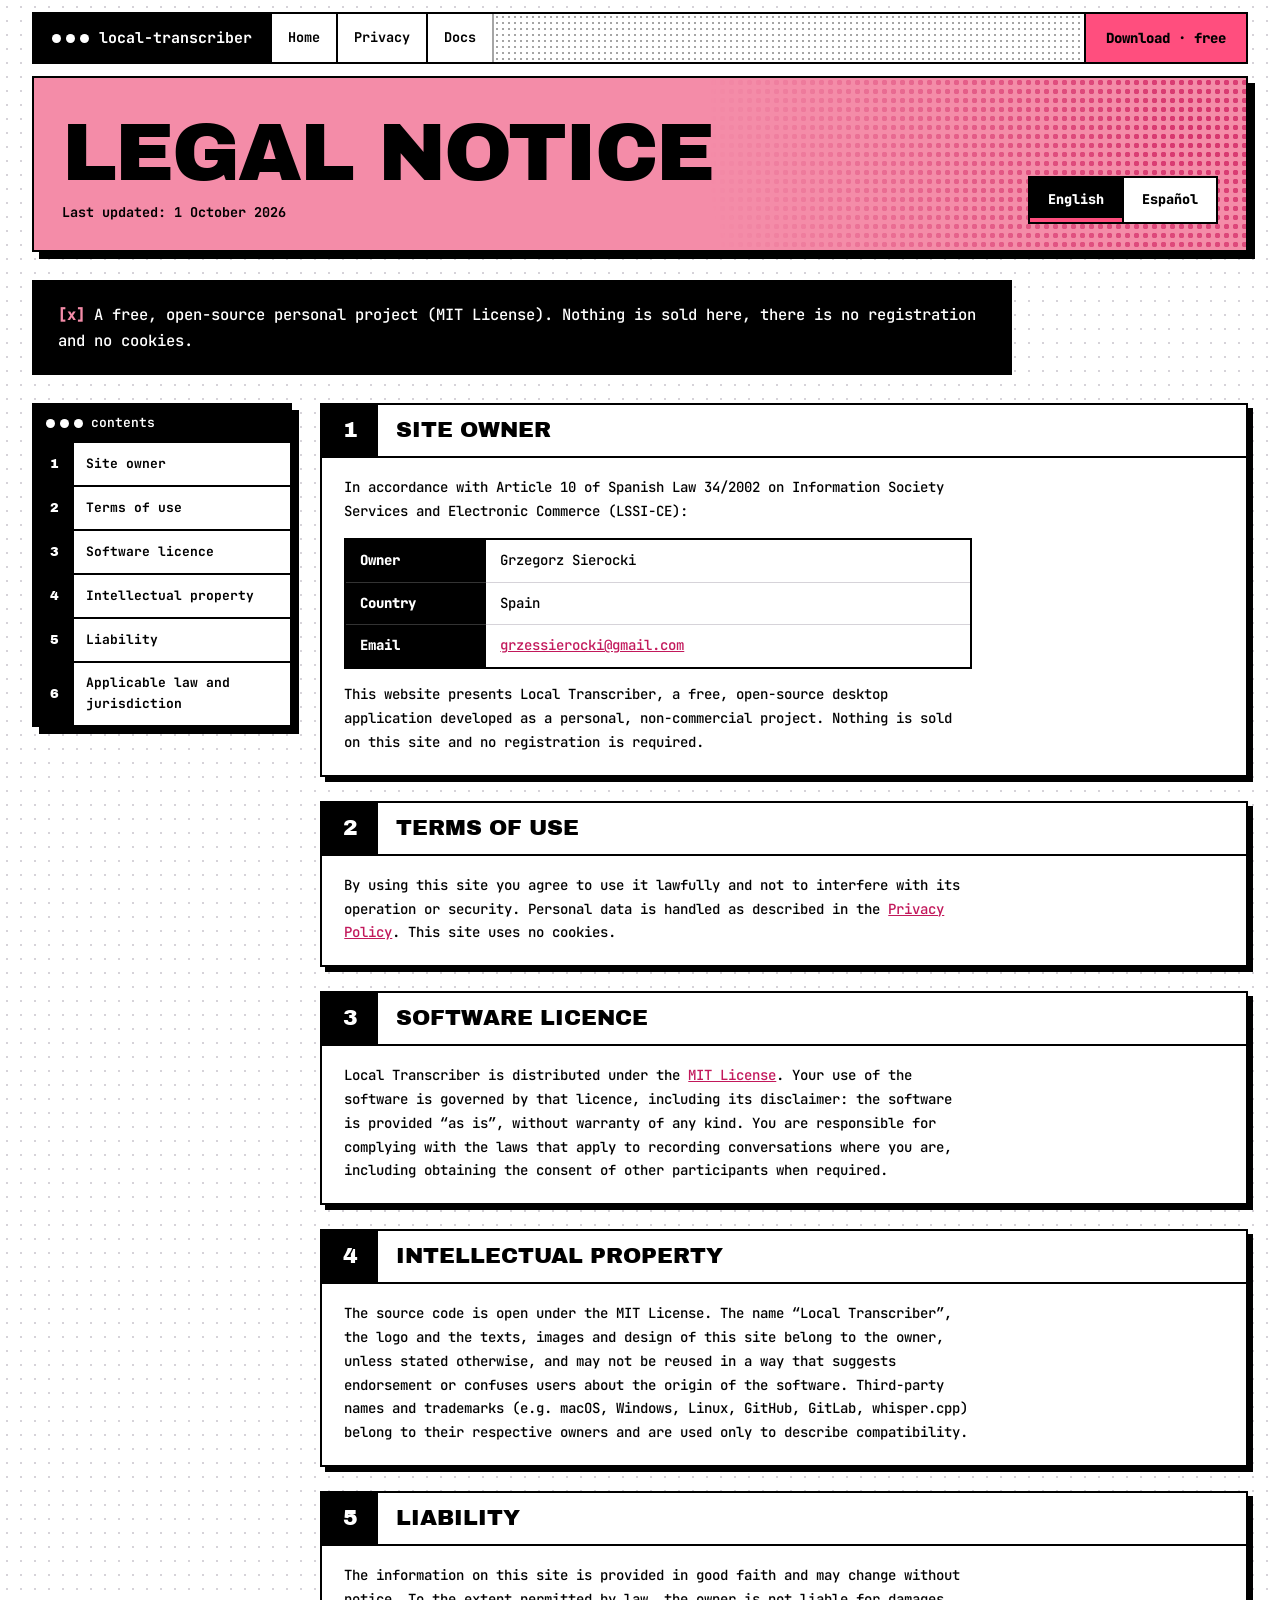
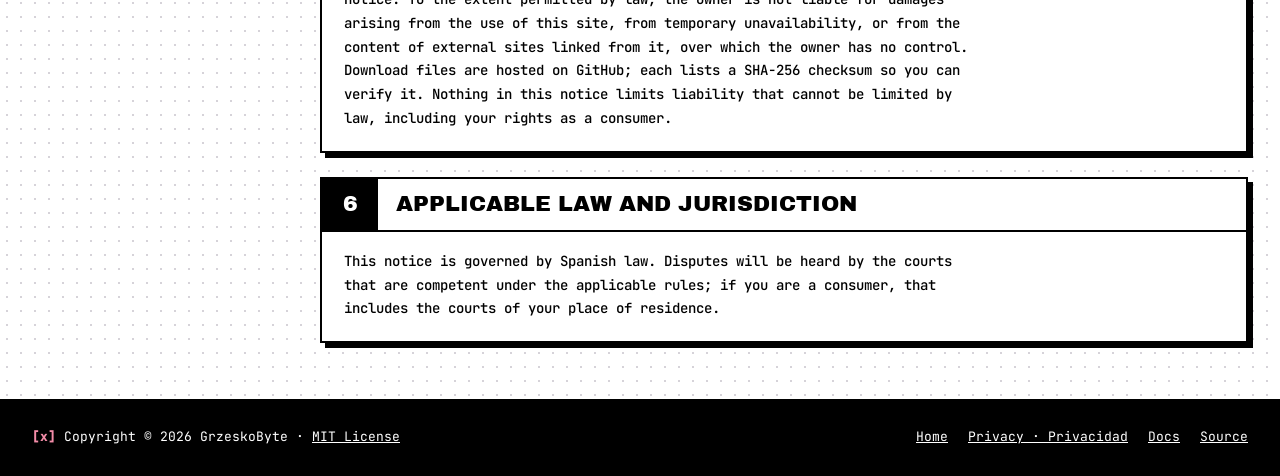
<file: legal.html>
<!doctype html>
<html lang="en">
<head>
  <meta charset="utf-8">
  <meta name="viewport" content="width=device-width, initial-scale=1">
  <title>Legal Notice — Local Transcriber</title>
  <meta name="description" content="Legal notice (Aviso legal) for the Local Transcriber website: who runs it, licensing and liability.">
  <meta name="theme-color" content="#000000">
  <link rel="icon" href="assets/logo.svg?v=3" type="image/svg+xml">
  <link rel="canonical" href="https://transcript.sierock.com/legal">
  <link rel="stylesheet" href="styles.css">
  <link rel="stylesheet" href="legal.css">
</head>
<body>
<a class="skip" href="#main">Skip to content</a>
<header class="nav">
  <nav class="navwin" aria-label="Main">
    <a class="brand" href="/"><span class="dots" aria-hidden="true"><i></i><i></i><i></i></span>local-transcriber</a>
    <a class="nl" href="/">Home</a>
    <a class="nl" href="/privacy">Privacy</a>
    <a class="nl" href="https://github.com/GrzeskoByte/local-transcript-landing/wiki" target="_blank" rel="noopener">Docs</a>
    <span class="topbar-fill" aria-hidden="true"></span>
    <a class="ncta" href="/#download">Download · free</a>
  </nav>
</header>

<main id="main" class="wrap legal">
<!-- ======================= ENGLISH ======================= -->
<article id="en" lang="en">
  <section class="head" aria-label="Page title">
    <div class="ht" aria-hidden="true"></div>
    <div>
      <h1>Legal Notice</h1>
      <p class="updated">Last updated: 1 October 2026</p>
    </div>
    <div class="lang" role="group" aria-label="Language"><button data-lang="en" lang="en" aria-pressed="true">English</button><button data-lang="es" lang="es" aria-pressed="false">Español</button></div>
  </section>
  <section class="short" aria-label="Summary"><p><span class="mark">[x] </span>A free, open-source personal project (MIT License). Nothing is sold here, there is no registration and no cookies.</p></section>
  <div class="cols">
    <nav class="win toc sh-lg" aria-label="Sections">
      <div class="bar"><span class="dots" aria-hidden="true"><i></i><i></i><i></i></span><span class="t">contents</span></div>
      <a href="#en-1"><b class="tn">1</b><span class="tt">Site owner</span></a>
      <a href="#en-2"><b class="tn">2</b><span class="tt">Terms of use</span></a>
      <a href="#en-3"><b class="tn">3</b><span class="tt">Software licence</span></a>
      <a href="#en-4"><b class="tn">4</b><span class="tt">Intellectual property</span></a>
      <a href="#en-5"><b class="tn">5</b><span class="tt">Liability</span></a>
      <a href="#en-6"><b class="tn">6</b><span class="tt">Applicable law and jurisdiction</span></a>
    </nav>
    <div class="sects">
      <section class="sect" id="en-1"><h2><span>1</span><span>Site owner</span></h2><div class="bd">
        <p>In accordance with Article 10 of Spanish Law 34/2002 on Information Society Services and Electronic Commerce (LSSI-CE):</p>
        <div class="kv"><span>Owner</span><span>Grzegorz Sierocki</span><span>Country</span><span>Spain</span><span>Email</span><span><a href="mailto:grzessierocki@gmail.com">grzessierocki@gmail.com</a></span></div>
        <p>This website presents Local Transcriber, a free, open-source desktop application developed as a personal, non-commercial project. Nothing is sold on this site and no registration is required.</p>
      </div></section>
      <section class="sect" id="en-2"><h2><span>2</span><span>Terms of use</span></h2><div class="bd">
        <p>By using this site you agree to use it lawfully and not to interfere with its operation or security. Personal data is handled as described in the <a href="/privacy">Privacy Policy</a>. This site uses no cookies.</p>
      </div></section>
      <section class="sect" id="en-3"><h2><span>3</span><span>Software licence</span></h2><div class="bd">
        <p>Local Transcriber is distributed under the <a href="https://github.com/GrzeskoByte/local-transcript/blob/main/LICENSE" target="_blank" rel="noopener">MIT License</a>. Your use of the software is governed by that licence, including its disclaimer: the software is provided “as is”, without warranty of any kind. You are responsible for complying with the laws that apply to recording conversations where you are, including obtaining the consent of other participants when required.</p>
      </div></section>
      <section class="sect" id="en-4"><h2><span>4</span><span>Intellectual property</span></h2><div class="bd">
        <p>The source code is open under the MIT License. The name “Local Transcriber”, the logo and the texts, images and design of this site belong to the owner, unless stated otherwise, and may not be reused in a way that suggests endorsement or confuses users about the origin of the software. Third-party names and trademarks (e.g. macOS, Windows, Linux, GitHub, GitLab, whisper.cpp) belong to their respective owners and are used only to describe compatibility.</p>
      </div></section>
      <section class="sect" id="en-5"><h2><span>5</span><span>Liability</span></h2><div class="bd">
        <p>The information on this site is provided in good faith and may change without notice. To the extent permitted by law, the owner is not liable for damages arising from the use of this site, from temporary unavailability, or from the content of external sites linked from it, over which the owner has no control. Download files are hosted on GitHub; each lists a SHA-256 checksum so you can verify it. Nothing in this notice limits liability that cannot be limited by law, including your rights as a consumer.</p>
      </div></section>
      <section class="sect" id="en-6"><h2><span>6</span><span>Applicable law and jurisdiction</span></h2><div class="bd">
        <p>This notice is governed by Spanish law. Disputes will be heard by the courts that are competent under the applicable rules; if you are a consumer, that includes the courts of your place of residence.</p>
      </div></section>
    </div>
  </div>
</article>

<!-- ======================= ESPAÑOL ======================= -->
<article id="es" lang="es" hidden>
  <section class="head" aria-label="Título">
    <div class="ht" aria-hidden="true"></div>
    <div>
      <h1>Aviso legal</h1>
      <p class="updated">Última actualización: 1 de octubre de 2026</p>
    </div>
    <div class="lang" role="group" aria-label="Idioma"><button data-lang="en" lang="en" aria-pressed="false">English</button><button data-lang="es" lang="es" aria-pressed="true">Español</button></div>
  </section>
  <section class="short" aria-label="Resumen"><p><span class="mark">[x] </span>Proyecto personal, gratuito y de código abierto (licencia MIT). Aquí no se vende nada, no hay registro y no hay cookies.</p></section>
  <div class="cols">
    <nav class="win toc sh-lg" aria-label="Apartados">
      <div class="bar"><span class="dots" aria-hidden="true"><i></i><i></i><i></i></span><span class="t">contenido</span></div>
      <a href="#es-1"><b class="tn">1</b><span class="tt">Titular del sitio web</span></a>
      <a href="#es-2"><b class="tn">2</b><span class="tt">Condiciones de uso</span></a>
      <a href="#es-3"><b class="tn">3</b><span class="tt">Licencia del software</span></a>
      <a href="#es-4"><b class="tn">4</b><span class="tt">Propiedad intelectual e industrial</span></a>
      <a href="#es-5"><b class="tn">5</b><span class="tt">Responsabilidad</span></a>
      <a href="#es-6"><b class="tn">6</b><span class="tt">Legislación aplicable y jurisdicción</span></a>
    </nav>
    <div class="sects">
      <section class="sect" id="es-1"><h2><span>1</span><span>Titular del sitio web</span></h2><div class="bd">
        <p>En cumplimiento del artículo 10 de la Ley 34/2002, de 11 de julio, de Servicios de la Sociedad de la Información y de Comercio Electrónico (LSSI-CE):</p>
        <div class="kv"><span>Titular</span><span>Grzegorz Sierocki</span><span>País</span><span>España</span><span>Correo electrónico</span><span><a href="mailto:grzessierocki@gmail.com">grzessierocki@gmail.com</a></span></div>
        <p>Este sitio presenta Local Transcriber, una aplicación de escritorio gratuita y de código abierto desarrollada como proyecto personal sin ánimo de lucro. En este sitio no se vende nada y no es necesario registrarse.</p>
      </div></section>
      <section class="sect" id="es-2"><h2><span>2</span><span>Condiciones de uso</span></h2><div class="bd">
        <p>Al usar este sitio te comprometes a hacerlo de forma lícita y a no interferir en su funcionamiento ni en su seguridad. Los datos personales se tratan según la <a href="/privacy#es">Política de privacidad</a>. Este sitio no utiliza cookies.</p>
      </div></section>
      <section class="sect" id="es-3"><h2><span>3</span><span>Licencia del software</span></h2><div class="bd">
        <p>Local Transcriber se distribuye bajo la <a href="https://github.com/GrzeskoByte/local-transcript/blob/main/LICENSE" target="_blank" rel="noopener">licencia MIT</a>. El uso del software se rige por dicha licencia, incluida su exención de responsabilidad: el software se proporciona «tal cual», sin garantía de ningún tipo. Eres responsable de cumplir la normativa aplicable a la grabación de conversaciones en tu lugar de residencia, incluido obtener el consentimiento de los demás participantes cuando sea necesario.</p>
      </div></section>
      <section class="sect" id="es-4"><h2><span>4</span><span>Propiedad intelectual e industrial</span></h2><div class="bd">
        <p>El código fuente es abierto bajo la licencia MIT. El nombre «Local Transcriber», el logotipo y los textos, imágenes y diseño de este sitio pertenecen al titular, salvo indicación en contrario, y no pueden reutilizarse de forma que sugiera respaldo o confunda sobre el origen del software. Los nombres y marcas de terceros (p. ej., macOS, Windows, Linux, GitHub, GitLab, whisper.cpp) pertenecen a sus respectivos titulares y se citan solo para indicar compatibilidad.</p>
      </div></section>
      <section class="sect" id="es-5"><h2><span>5</span><span>Responsabilidad</span></h2><div class="bd">
        <p>La información de este sitio se ofrece de buena fe y puede cambiar sin previo aviso. En la medida en que lo permita la ley, el titular no responde de los daños derivados del uso de este sitio, de su falta temporal de disponibilidad ni del contenido de sitios externos enlazados, sobre los que no tiene control. Los archivos de descarga están alojados en GitHub; cada uno indica su suma SHA-256 para que puedas verificarlo. Nada de lo dispuesto en este aviso limita la responsabilidad que la ley no permite limitar, incluidos tus derechos como consumidor.</p>
      </div></section>
      <section class="sect" id="es-6"><h2><span>6</span><span>Legislación aplicable y jurisdicción</span></h2><div class="bd">
        <p>Este aviso se rige por la legislación española. Las controversias se someterán a los juzgados y tribunales competentes según la normativa aplicable; si eres consumidor, incluidos los de tu lugar de residencia.</p>
      </div></section>
    </div>
  </div>
</article>
</main>

<footer class="foot">
  <div class="wrap">
    <span><span class="mark">[x]</span> Copyright © 2026 GrzeskoByte · <a href="https://github.com/GrzeskoByte/local-transcript/blob/main/LICENSE" target="_blank" rel="noopener">MIT License</a></span>
    <span class="links"><a href="/">Home</a><a href="/privacy">Privacy · Privacidad</a><a href="https://github.com/GrzeskoByte/local-transcript-landing/wiki" target="_blank" rel="noopener">Docs</a><a href="https://github.com/GrzeskoByte/local-transcript" target="_blank" rel="noopener">Source</a></span>
  </div>
</footer>
<script src="site.js" defer></script>
</body>
</html>
</file>
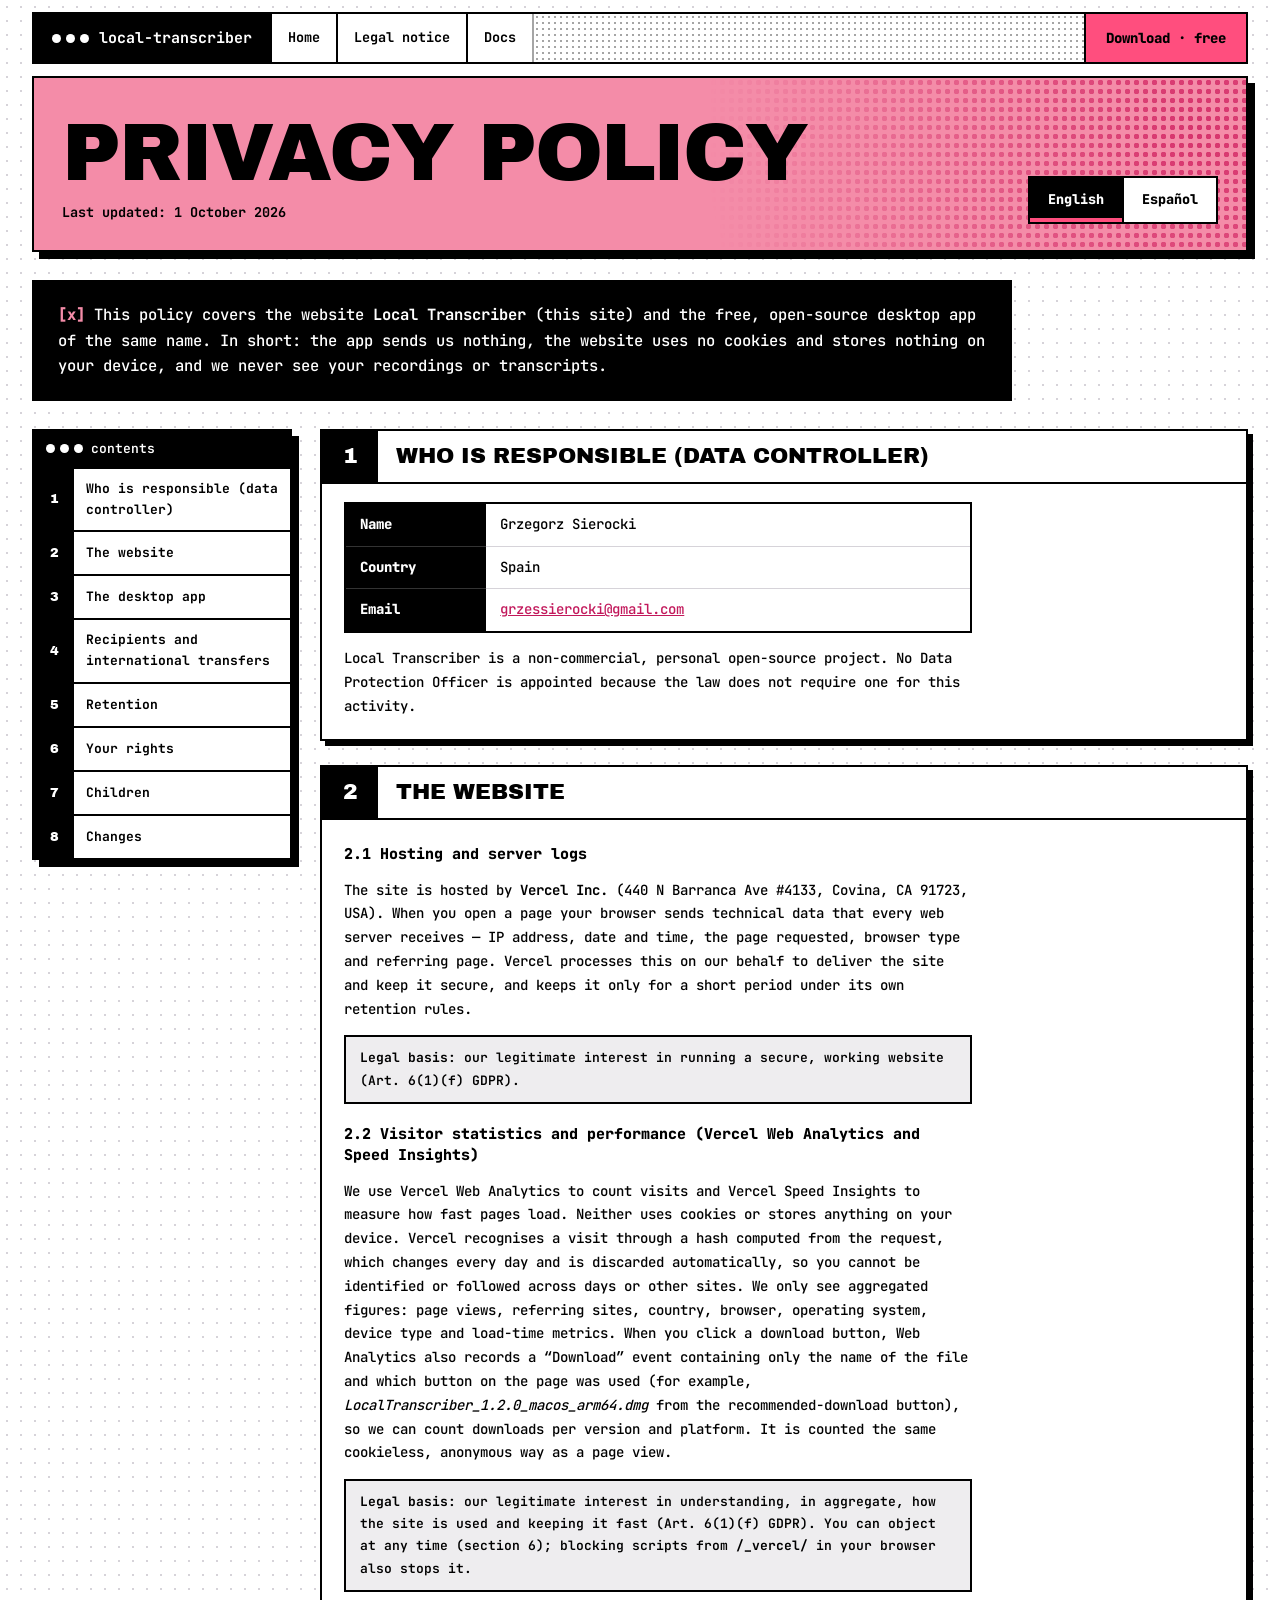
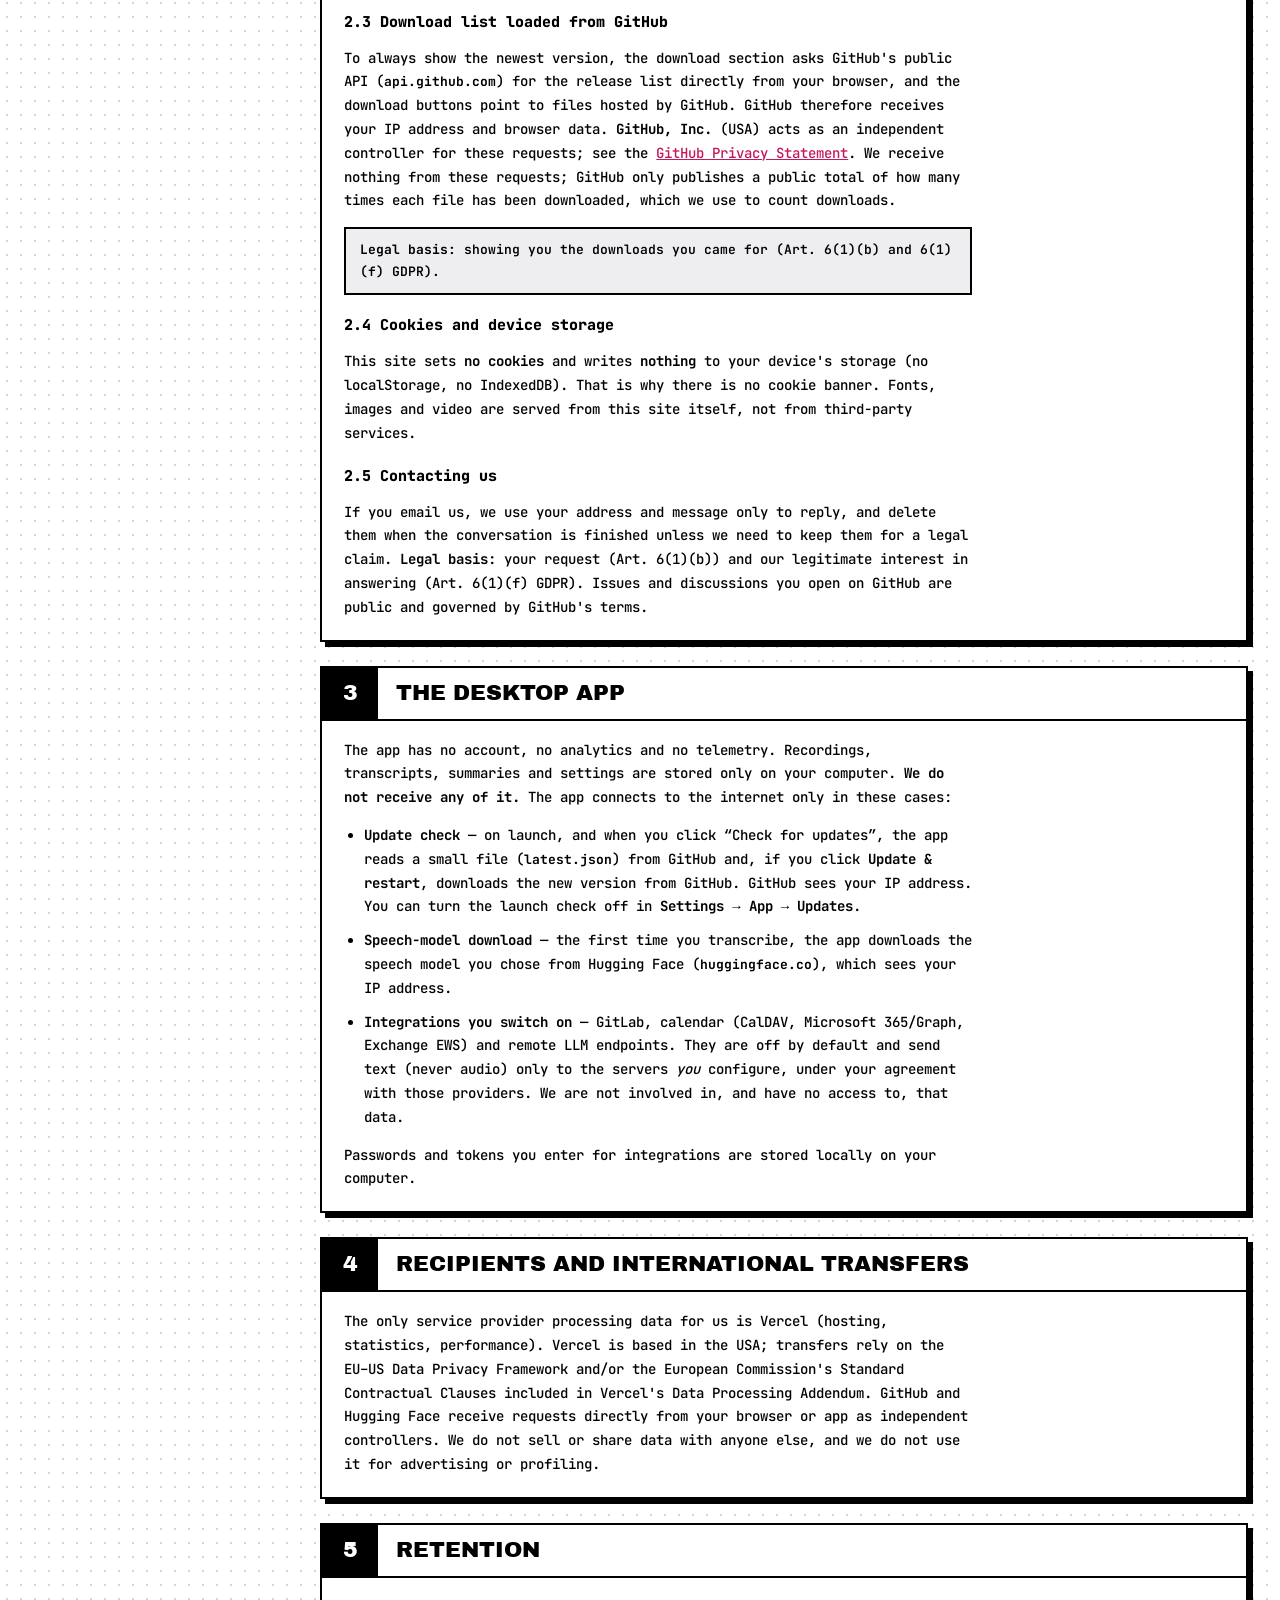
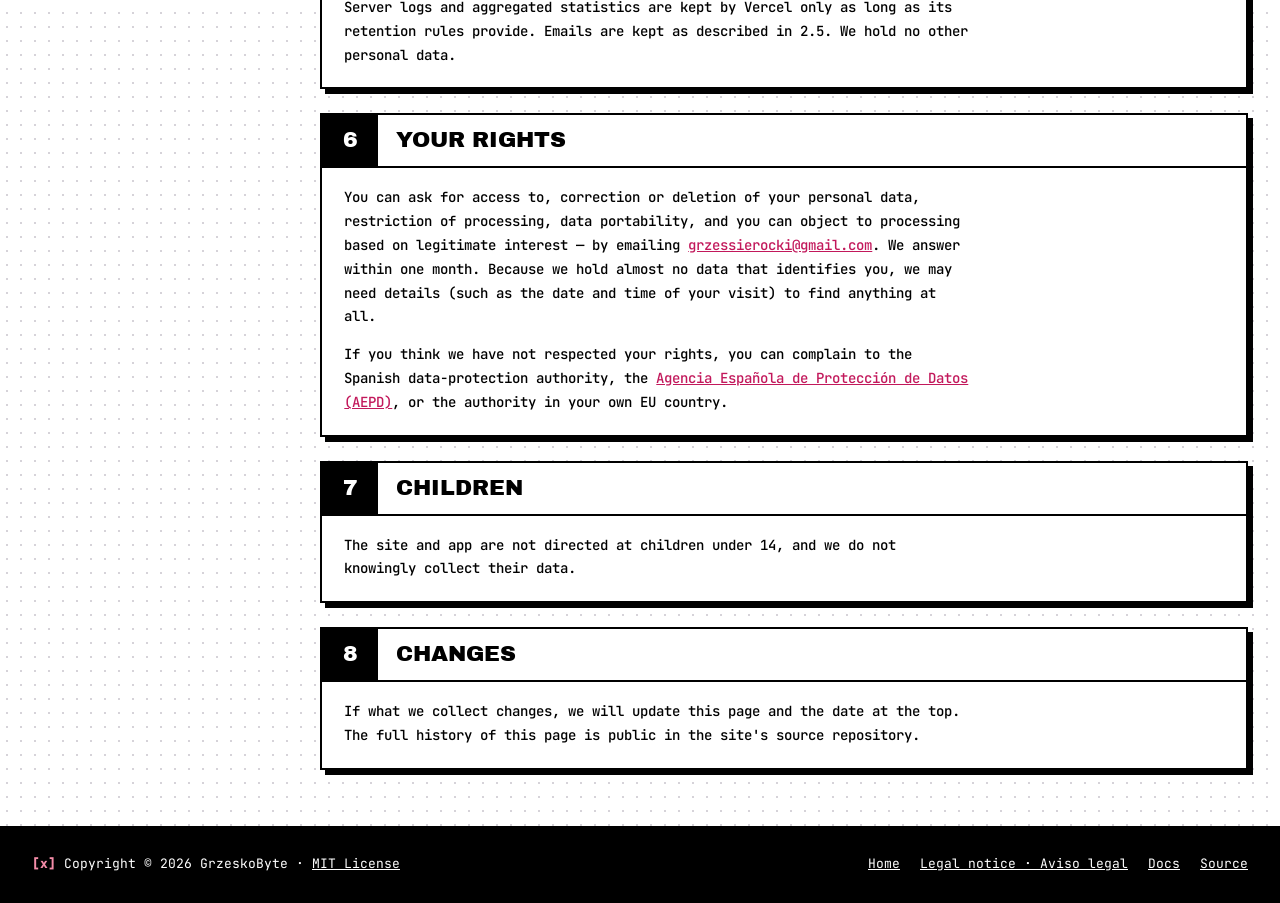
<file: privacy.html>
<!doctype html>
<html lang="en">
<head>
  <meta charset="utf-8">
  <meta name="viewport" content="width=device-width, initial-scale=1">
  <title>Privacy Policy — Local Transcriber</title>
  <meta name="description" content="What the Local Transcriber website and app collect (almost nothing), who processes it, and your rights. Política de privacidad en español incluida.">
  <meta name="theme-color" content="#000000">
  <link rel="icon" href="assets/logo.svg?v=3" type="image/svg+xml">
  <link rel="canonical" href="https://transcript.sierock.com/privacy">
  <link rel="stylesheet" href="styles.css">
  <link rel="stylesheet" href="legal.css">
</head>
<body>
<a class="skip" href="#main">Skip to content</a>
<header class="nav">
  <nav class="navwin" aria-label="Main">
    <a class="brand" href="/"><span class="dots" aria-hidden="true"><i></i><i></i><i></i></span>local-transcriber</a>
    <a class="nl" href="/">Home</a>
    <a class="nl" href="/legal">Legal notice</a>
    <a class="nl" href="https://github.com/GrzeskoByte/local-transcript-landing/wiki" target="_blank" rel="noopener">Docs</a>
    <span class="topbar-fill" aria-hidden="true"></span>
    <a class="ncta" href="/#download">Download · free</a>
  </nav>
</header>

<main id="main" class="wrap legal">
<!-- ======================= ENGLISH ======================= -->
<article id="en" lang="en">
  <section class="head" aria-label="Page title">
    <div class="ht" aria-hidden="true"></div>
    <div>
      <h1>Privacy Policy</h1>
      <p class="updated">Last updated: 1 October 2026</p>
    </div>
    <div class="lang" role="group" aria-label="Language"><button data-lang="en" lang="en" aria-pressed="true">English</button><button data-lang="es" lang="es" aria-pressed="false">Español</button></div>
  </section>
  <section class="short" aria-label="Summary"><p><span class="mark">[x] </span>This policy covers the website <b>Local Transcriber</b> (this site) and the free, open-source desktop app of the same name. In short: the app sends us nothing, the website uses no cookies and stores nothing on your device, and we never see your recordings or transcripts.</p></section>
  <div class="cols">
    <nav class="win toc sh-lg" aria-label="Sections">
      <div class="bar"><span class="dots" aria-hidden="true"><i></i><i></i><i></i></span><span class="t">contents</span></div>
      <a href="#en-1"><b class="tn">1</b><span class="tt">Who is responsible (data controller)</span></a>
      <a href="#en-2"><b class="tn">2</b><span class="tt">The website</span></a>
      <a href="#en-3"><b class="tn">3</b><span class="tt">The desktop app</span></a>
      <a href="#en-4"><b class="tn">4</b><span class="tt">Recipients and international transfers</span></a>
      <a href="#en-5"><b class="tn">5</b><span class="tt">Retention</span></a>
      <a href="#en-6"><b class="tn">6</b><span class="tt">Your rights</span></a>
      <a href="#en-7"><b class="tn">7</b><span class="tt">Children</span></a>
      <a href="#en-8"><b class="tn">8</b><span class="tt">Changes</span></a>
    </nav>
    <div class="sects">
      <section class="sect" id="en-1"><h2><span>1</span><span>Who is responsible (data controller)</span></h2><div class="bd">
        <div class="kv"><span>Name</span><span>Grzegorz Sierocki</span><span>Country</span><span>Spain</span><span>Email</span><span><a href="mailto:grzessierocki@gmail.com">grzessierocki@gmail.com</a></span></div>
        <p>Local Transcriber is a non-commercial, personal open-source project. No Data Protection Officer is appointed because the law does not require one for this activity.</p>
      </div></section>
      <section class="sect" id="en-2"><h2><span>2</span><span>The website</span></h2><div class="bd">
        <h3>2.1 Hosting and server logs</h3>
        <p>The site is hosted by <b>Vercel Inc.</b> (440 N Barranca Ave #4133, Covina, CA 91723, USA). When you open a page your browser sends technical data that every web server receives — IP address, date and time, the page requested, browser type and referring page. Vercel processes this on our behalf to deliver the site and keep it secure, and keeps it only for a short period under its own retention rules.</p>
        <p class="basis"><b>Legal basis:</b> our legitimate interest in running a secure, working website (Art. 6(1)(f) GDPR).</p>
        <h3>2.2 Visitor statistics and performance (Vercel Web Analytics and Speed Insights)</h3>
        <p>We use Vercel Web Analytics to count visits and Vercel Speed Insights to measure how fast pages load. Neither uses cookies or stores anything on your device. Vercel recognises a visit through a hash computed from the request, which changes every day and is discarded automatically, so you cannot be identified or followed across days or other sites. We only see aggregated figures: page views, referring sites, country, browser, operating system, device type and load-time metrics. When you click a download button, Web Analytics also records a “Download” event containing only the name of the file and which button on the page was used (for example, <em>LocalTranscriber_1.2.0_macos_arm64.dmg</em> from the recommended-download button), so we can count downloads per version and platform. It is counted the same cookieless, anonymous way as a page view.</p>
        <p class="basis"><b>Legal basis:</b> our legitimate interest in understanding, in aggregate, how the site is used and keeping it fast (Art. 6(1)(f) GDPR). You can object at any time (section 6); blocking scripts from <code>/_vercel/</code> in your browser also stops it.</p>
        <h3>2.3 Download list loaded from GitHub</h3>
        <p>To always show the newest version, the download section asks GitHub's public API (<code>api.github.com</code>) for the release list directly from your browser, and the download buttons point to files hosted by GitHub. GitHub therefore receives your IP address and browser data. <b>GitHub, Inc.</b> (USA) acts as an independent controller for these requests; see the <a href="https://docs.github.com/site-policy/privacy-policies/github-general-privacy-statement" target="_blank" rel="noopener">GitHub Privacy Statement</a>. We receive nothing from these requests; GitHub only publishes a public total of how many times each file has been downloaded, which we use to count downloads.</p>
        <p class="basis"><b>Legal basis:</b> showing you the downloads you came for (Art. 6(1)(b) and 6(1)(f) GDPR).</p>
        <h3>2.4 Cookies and device storage</h3>
        <p>This site sets <b>no cookies</b> and writes <b>nothing</b> to your device's storage (no localStorage, no IndexedDB). That is why there is no cookie banner. Fonts, images and video are served from this site itself, not from third-party services.</p>
        <h3>2.5 Contacting us</h3>
        <p>If you email us, we use your address and message only to reply, and delete them when the conversation is finished unless we need to keep them for a legal claim. <b>Legal basis:</b> your request (Art. 6(1)(b)) and our legitimate interest in answering (Art. 6(1)(f) GDPR). Issues and discussions you open on GitHub are public and governed by GitHub's terms.</p>
      </div></section>
      <section class="sect" id="en-3"><h2><span>3</span><span>The desktop app</span></h2><div class="bd">
        <p>The app has no account, no analytics and no telemetry. Recordings, transcripts, summaries and settings are stored only on your computer. <b>We do not receive any of it.</b> The app connects to the internet only in these cases:</p>
        <ul>
        <li><b>Update check</b> — on launch, and when you click “Check for updates”, the app reads a small file (<code>latest.json</code>) from GitHub and, if you click <b>Update &amp; restart</b>, downloads the new version from GitHub. GitHub sees your IP address. You can turn the launch check off in <b>Settings → App → Updates</b>.</li>
        <li><b>Speech-model download</b> — the first time you transcribe, the app downloads the speech model you chose from Hugging Face (<code>huggingface.co</code>), which sees your IP address.</li>
        <li><b>Integrations you switch on</b> — GitLab, calendar (CalDAV, Microsoft 365/Graph, Exchange EWS) and remote LLM endpoints. They are off by default and send text (never audio) only to the servers <i>you</i> configure, under your agreement with those providers. We are not involved in, and have no access to, that data.</li>
        </ul>
        <p>Passwords and tokens you enter for integrations are stored locally on your computer.</p>
      </div></section>
      <section class="sect" id="en-4"><h2><span>4</span><span>Recipients and international transfers</span></h2><div class="bd">
        <p>The only service provider processing data for us is Vercel (hosting, statistics, performance). Vercel is based in the USA; transfers rely on the EU–US Data Privacy Framework and/or the European Commission's Standard Contractual Clauses included in Vercel's Data Processing Addendum. GitHub and Hugging Face receive requests directly from your browser or app as independent controllers. We do not sell or share data with anyone else, and we do not use it for advertising or profiling.</p>
      </div></section>
      <section class="sect" id="en-5"><h2><span>5</span><span>Retention</span></h2><div class="bd">
        <p>Server logs and aggregated statistics are kept by Vercel only as long as its retention rules provide. Emails are kept as described in 2.5. We hold no other personal data.</p>
      </div></section>
      <section class="sect" id="en-6"><h2><span>6</span><span>Your rights</span></h2><div class="bd">
        <p>You can ask for access to, correction or deletion of your personal data, restriction of processing, data portability, and you can object to processing based on legitimate interest — by emailing <a href="mailto:grzessierocki@gmail.com">grzessierocki@gmail.com</a>. We answer within one month. Because we hold almost no data that identifies you, we may need details (such as the date and time of your visit) to find anything at all.</p>
        <p>If you think we have not respected your rights, you can complain to the Spanish data-protection authority, the <a href="https://www.aepd.es" target="_blank" rel="noopener">Agencia Española de Protección de Datos (AEPD)</a>, or the authority in your own EU country.</p>
      </div></section>
      <section class="sect" id="en-7"><h2><span>7</span><span>Children</span></h2><div class="bd">
        <p>The site and app are not directed at children under 14, and we do not knowingly collect their data.</p>
      </div></section>
      <section class="sect" id="en-8"><h2><span>8</span><span>Changes</span></h2><div class="bd">
        <p>If what we collect changes, we will update this page and the date at the top. The full history of this page is public in the site's source repository.</p>
      </div></section>
    </div>
  </div>
</article>

<!-- ======================= ESPAÑOL ======================= -->
<article id="es" lang="es" hidden>
  <section class="head" aria-label="Título">
    <div class="ht" aria-hidden="true"></div>
    <div>
      <h1>Política de privacidad</h1>
      <p class="updated">Última actualización: 1 de octubre de 2026</p>
    </div>
    <div class="lang" role="group" aria-label="Idioma"><button data-lang="en" lang="en" aria-pressed="false">English</button><button data-lang="es" lang="es" aria-pressed="true">Español</button></div>
  </section>
  <section class="short" aria-label="Resumen"><p><span class="mark">[x] </span>Esta política se aplica al sitio web <b>Local Transcriber</b> (este sitio) y a la aplicación de escritorio gratuita y de código abierto del mismo nombre. En resumen: la aplicación no nos envía nada, el sitio web no usa cookies ni guarda nada en tu dispositivo, y nunca vemos tus grabaciones ni transcripciones.</p></section>
  <div class="cols">
    <nav class="win toc sh-lg" aria-label="Apartados">
      <div class="bar"><span class="dots" aria-hidden="true"><i></i><i></i><i></i></span><span class="t">contenido</span></div>
      <a href="#es-1"><b class="tn">1</b><span class="tt">Responsable del tratamiento</span></a>
      <a href="#es-2"><b class="tn">2</b><span class="tt">El sitio web</span></a>
      <a href="#es-3"><b class="tn">3</b><span class="tt">La aplicación de escritorio</span></a>
      <a href="#es-4"><b class="tn">4</b><span class="tt">Destinatarios y transferencias internacionales</span></a>
      <a href="#es-5"><b class="tn">5</b><span class="tt">Conservación</span></a>
      <a href="#es-6"><b class="tn">6</b><span class="tt">Tus derechos</span></a>
      <a href="#es-7"><b class="tn">7</b><span class="tt">Menores</span></a>
      <a href="#es-8"><b class="tn">8</b><span class="tt">Cambios</span></a>
    </nav>
    <div class="sects">
      <section class="sect" id="es-1"><h2><span>1</span><span>Responsable del tratamiento</span></h2><div class="bd">
        <div class="kv"><span>Nombre</span><span>Grzegorz Sierocki</span><span>País</span><span>España</span><span>Correo electrónico</span><span><a href="mailto:grzessierocki@gmail.com">grzessierocki@gmail.com</a></span></div>
        <p>Local Transcriber es un proyecto personal de código abierto sin ánimo de lucro. No se ha designado Delegado de Protección de Datos porque la normativa no lo exige para esta actividad.</p>
      </div></section>
      <section class="sect" id="es-2"><h2><span>2</span><span>El sitio web</span></h2><div class="bd">
        <h3>2.1 Alojamiento y registros del servidor</h3>
        <p>El sitio está alojado por <b>Vercel Inc.</b> (440 N Barranca Ave #4133, Covina, CA 91723, EE. UU.). Al abrir una página, tu navegador envía los datos técnicos que recibe cualquier servidor web: dirección IP, fecha y hora, página solicitada, tipo de navegador y página de procedencia. Vercel los trata por nuestra cuenta para servir el sitio y mantenerlo seguro, y los conserva solo durante un periodo breve según sus propias reglas.</p>
        <p class="basis"><b>Base jurídica:</b> nuestro interés legítimo en mantener un sitio web seguro y operativo (art. 6.1.f RGPD).</p>
        <h3>2.2 Estadísticas de visitas y rendimiento (Vercel Web Analytics y Speed Insights)</h3>
        <p>Usamos Vercel Web Analytics para contar visitas y Vercel Speed Insights para medir la velocidad de carga. Ninguno de los dos usa cookies ni guarda nada en tu dispositivo. Vercel reconoce una visita mediante un hash calculado a partir de la petición, que cambia cada día y se descarta automáticamente, de modo que no es posible identificarte ni seguirte entre días u otros sitios. Solo vemos cifras agregadas: páginas vistas, sitios de procedencia, país, navegador, sistema operativo, tipo de dispositivo y tiempos de carga. Al pulsar un botón de descarga, Web Analytics registra además un evento «Download» que solo contiene el nombre del archivo y el botón de la página que se ha usado (por ejemplo, <em>LocalTranscriber_1.2.0_macos_arm64.dmg</em> desde el botón de descarga recomendada), para contar las descargas por versión y plataforma. Se contabiliza de la misma forma anónima y sin cookies que una página vista.</p>
        <p class="basis"><b>Base jurídica:</b> nuestro interés legítimo en conocer de forma agregada el uso del sitio y mantenerlo rápido (art. 6.1.f RGPD). Puedes oponerte en cualquier momento (apartado 6); bloquear en tu navegador los scripts de <code>/_vercel/</code> también lo impide.</p>
        <h3>2.3 Lista de descargas cargada desde GitHub</h3>
        <p>Para mostrar siempre la versión más reciente, la sección de descargas consulta la API pública de GitHub (<code>api.github.com</code>) directamente desde tu navegador, y los botones de descarga apuntan a archivos alojados en GitHub. Por ello GitHub recibe tu dirección IP y datos del navegador. <b>GitHub, Inc.</b> (EE. UU.) actúa como responsable independiente de esas peticiones; consulta la <a href="https://docs.github.com/site-policy/privacy-policies/github-general-privacy-statement" target="_blank" rel="noopener">declaración de privacidad de GitHub</a>. Nosotros no recibimos nada de esas peticiones; GitHub solo publica un total público de las veces que se ha descargado cada archivo, que usamos para contar las descargas.</p>
        <p class="basis"><b>Base jurídica:</b> mostrarte las descargas que has venido a buscar (art. 6.1.b y 6.1.f RGPD).</p>
        <h3>2.4 Cookies y almacenamiento en el dispositivo</h3>
        <p>Este sitio <b>no instala cookies</b> ni escribe <b>nada</b> en el almacenamiento de tu dispositivo (ni localStorage ni IndexedDB). Por eso no hay banner de cookies. Las fuentes, imágenes y vídeos se sirven desde este mismo sitio, no desde servicios de terceros.</p>
        <h3>2.5 Contacto</h3>
        <p>Si nos escribes, usamos tu dirección y tu mensaje solo para responderte y los borramos al terminar la conversación, salvo que debamos conservarlos ante una posible reclamación. <b>Base jurídica:</b> tu solicitud (art. 6.1.b) y nuestro interés legítimo en responder (art. 6.1.f RGPD). Las incidencias y debates que abras en GitHub son públicos y se rigen por las condiciones de GitHub.</p>
      </div></section>
      <section class="sect" id="es-3"><h2><span>3</span><span>La aplicación de escritorio</span></h2><div class="bd">
        <p>La aplicación no tiene cuentas, ni analítica, ni telemetría. Las grabaciones, transcripciones, resúmenes y ajustes se guardan solo en tu ordenador. <b>No recibimos nada de ello.</b> La aplicación solo se conecta a internet en estos casos:</p>
        <ul>
        <li><b>Comprobación de actualizaciones</b>: al iniciarse, y al pulsar «Check for updates» (Buscar actualizaciones), la aplicación lee un pequeño archivo (<code>latest.json</code>) de GitHub y, si pulsas <b>Update &amp; restart</b> (Actualizar y reiniciar), descarga la nueva versión desde GitHub. GitHub ve tu dirección IP. Puedes desactivar la comprobación al inicio en <b>Settings → App → Updates</b> (Ajustes → Aplicación → Actualizaciones).</li>
        <li><b>Descarga del modelo de voz</b>: la primera vez que transcribes, la aplicación descarga el modelo elegido desde Hugging Face (<code>huggingface.co</code>), que ve tu dirección IP.</li>
        <li><b>Integraciones que tú activas</b>: GitLab, calendario (CalDAV, Microsoft 365/Graph, Exchange EWS) y modelos de lenguaje remotos. Vienen desactivadas y envían texto (nunca audio) solo a los servidores que <i>tú</i> configuras, según tu relación con esos proveedores. No intervenimos ni tenemos acceso a esos datos.</li>
        </ul>
        <p>Las contraseñas y tokens de las integraciones se guardan localmente en tu ordenador.</p>
      </div></section>
      <section class="sect" id="es-4"><h2><span>4</span><span>Destinatarios y transferencias internacionales</span></h2><div class="bd">
        <p>El único proveedor que trata datos por nuestra cuenta es Vercel (alojamiento, estadísticas y rendimiento), con sede en EE. UU.; las transferencias se amparan en el Marco de Privacidad de Datos UE-EE. UU. y/o en las Cláusulas Contractuales Tipo de la Comisión Europea incluidas en su Acuerdo de Tratamiento de Datos. GitHub y Hugging Face reciben las peticiones directamente de tu navegador o de la aplicación como responsables independientes. No vendemos ni cedemos datos a nadie más, ni los usamos para publicidad o elaboración de perfiles.</p>
      </div></section>
      <section class="sect" id="es-5"><h2><span>5</span><span>Conservación</span></h2><div class="bd">
        <p>Vercel conserva los registros del servidor y las estadísticas agregadas solo durante el tiempo que establecen sus reglas. Los correos se conservan como se indica en el apartado 2.5. No conservamos ningún otro dato personal.</p>
      </div></section>
      <section class="sect" id="es-6"><h2><span>6</span><span>Tus derechos</span></h2><div class="bd">
        <p>Puedes solicitar el acceso, la rectificación o la supresión de tus datos, la limitación del tratamiento y la portabilidad, y oponerte al tratamiento basado en interés legítimo, escribiendo a <a href="mailto:grzessierocki@gmail.com">grzessierocki@gmail.com</a>. Respondemos en el plazo de un mes. Como apenas tratamos datos que te identifiquen, podemos necesitar información (por ejemplo, la fecha y hora de tu visita) para localizar alguno.</p>
        <p>Si consideras que no hemos respetado tus derechos, puedes presentar una reclamación ante la <a href="https://www.aepd.es" target="_blank" rel="noopener">Agencia Española de Protección de Datos (AEPD)</a> o ante la autoridad de tu país de la UE.</p>
      </div></section>
      <section class="sect" id="es-7"><h2><span>7</span><span>Menores</span></h2><div class="bd">
        <p>El sitio y la aplicación no están dirigidos a menores de 14 años y no recogemos conscientemente sus datos.</p>
      </div></section>
      <section class="sect" id="es-8"><h2><span>8</span><span>Cambios</span></h2><div class="bd">
        <p>Si cambia lo que recogemos, actualizaremos esta página y la fecha indicada arriba. El historial completo de esta página es público en el repositorio del sitio.</p>
      </div></section>
    </div>
  </div>
</article>
</main>

<footer class="foot">
  <div class="wrap">
    <span><span class="mark">[x]</span> Copyright © 2026 GrzeskoByte · <a href="https://github.com/GrzeskoByte/local-transcript/blob/main/LICENSE" target="_blank" rel="noopener">MIT License</a></span>
    <span class="links"><a href="/">Home</a><a href="/legal">Legal notice · Aviso legal</a><a href="https://github.com/GrzeskoByte/local-transcript-landing/wiki" target="_blank" rel="noopener">Docs</a><a href="https://github.com/GrzeskoByte/local-transcript" target="_blank" rel="noopener">Source</a></span>
  </div>
</footer>
<script src="site.js" defer></script>
</body>
</html>
</file>
<file: styles.css>
/* Local Transcriber — "Halftone Window" design (see DESIGN.md).
   Every box is a framed window: 2px ink frame, 0 radius (only the title-bar dots
   and the REC lamp are round), hard offset ink shadows, never blurred.
   Pink brand field, one hot accent, berry for accent-coloured text.
   Fonts are self-hosted (OFL): Archivo Black for display, JetBrains Mono for everything else. */

@font-face { font-family: "Archivo Black"; font-style: normal; font-weight: 400; font-display: swap; src: url(assets/fonts/archivo-black-latin.woff2) format("woff2"); unicode-range: U+0000-00FF,U+0131,U+0152-0153,U+02BB-02BC,U+02C6,U+02DA,U+02DC,U+0304,U+0308,U+0329,U+2000-206F,U+20AC,U+2122,U+2191,U+2193,U+2212,U+2215,U+FEFF,U+FFFD; }
@font-face { font-family: "Archivo Black"; font-style: normal; font-weight: 400; font-display: swap; src: url(assets/fonts/archivo-black-latin-ext.woff2) format("woff2"); unicode-range: U+0100-02BA,U+02BD-02C5,U+02C7-02CC,U+02CE-02D7,U+02DD-02FF,U+0304,U+0308,U+0329,U+1D00-1DBF,U+1E00-1E9F,U+1EF2-1EFF,U+2020,U+20A0-20AB,U+20AD-20C0,U+2113,U+2C60-2C7F,U+A720-A7FF; }
@font-face { font-family: "JetBrains Mono"; font-style: normal; font-weight: 100 800; font-display: swap; src: url(assets/fonts/jetbrains-mono-latin.woff2) format("woff2-variations"), url(assets/fonts/jetbrains-mono-latin.woff2) format("woff2"); unicode-range: U+0000-00FF,U+0131,U+0152-0153,U+02BB-02BC,U+02C6,U+02DA,U+02DC,U+0304,U+0308,U+0329,U+2000-206F,U+20AC,U+2122,U+2191,U+2193,U+2212,U+2215,U+FEFF,U+FFFD; }
@font-face { font-family: "JetBrains Mono"; font-style: normal; font-weight: 100 800; font-display: swap; src: url(assets/fonts/jetbrains-mono-latin-ext.woff2) format("woff2-variations"), url(assets/fonts/jetbrains-mono-latin-ext.woff2) format("woff2"); unicode-range: U+0100-02BA,U+02BD-02C5,U+02C7-02CC,U+02CE-02D7,U+02DD-02FF,U+0304,U+0308,U+0329,U+1D00-1DBF,U+1E00-1E9F,U+1EF2-1EFF,U+2020,U+20A0-20AB,U+20AD-20C0,U+2113,U+2C60-2C7F,U+A720-A7FF; }

:root {
  color-scheme: light;
  /* colour — --pink/--hot (and the two derived from --pink) are what the theme picker changes */
  --pink: #f48ca8; --pink-deep: #d6336c; --pink-wash: #fff3f6;
  --hot: #ff4e7e; --berry: #c2185b;
  --ink: #000; --paper: #fff; --panel: #eeedef;
  --mute: #5c5a60; --faint: #8a8790; --rule: #d6d3d9; --ink-soft: #d8d6db;
  /* type */
  --font-display: "Archivo Black", "Arial Black", Impact, sans-serif;
  --font-mono: "JetBrains Mono", ui-monospace, Menlo, Consolas, monospace;
  /* lines + shadows */
  --frame-line: 2px solid var(--ink);
  --rule-line: 1.5px solid var(--rule);
  --sh-sm: 4px 4px 0 var(--ink); --sh-md: 5px 5px 0 var(--ink);
  --sh-lg: 7px 7px 0 var(--ink); --sh-xl: 9px 9px 0 var(--ink);
  --gutter: clamp(16px, 3vw, 32px);
}

*, *::before, *::after { box-sizing: border-box; }
html { scroll-behavior: smooth; scroll-padding-top: 84px; -webkit-text-size-adjust: 100%; }
body { margin: 0; font: 400 14px/1.6 var(--font-mono); font-feature-settings: "calt" 0; color: var(--ink); background: var(--paper); overflow-x: hidden; -webkit-font-smoothing: antialiased; }
button, input, select, textarea { font: inherit; color: inherit; }
img, svg, video, canvas { display: block; max-width: 100%; }
a { color: var(--berry); }
a:hover { color: var(--ink); }
code { font-family: var(--font-mono); font-weight: 700; }
:focus-visible { outline: 3px solid var(--hot); outline-offset: 3px; }
.sr-only { position: absolute; width: 1px; height: 1px; padding: 0; margin: -1px; overflow: hidden; clip: rect(0 0 0 0); white-space: nowrap; border: 0; }
.skip { position: absolute; left: 12px; top: -60px; z-index: 100; background: var(--ink); color: var(--paper); padding: 10px 14px; font-weight: 800; text-decoration: none; }
.skip:focus { top: 12px; color: var(--paper); }
[hidden] { display: none !important; }

.wrap { max-width: 1320px; margin: 0 auto; padding: 0 var(--gutter); }
.sh-sm { box-shadow: var(--sh-sm); } .sh-md { box-shadow: var(--sh-md); }
.sh-lg { box-shadow: var(--sh-lg); } .sh-xl { box-shadow: var(--sh-xl); }

/* ---------- window ---------- */
.dots { display: inline-flex; gap: 5px; flex: none; }
.dots i { width: 9px; height: 9px; border-radius: 50%; background: var(--paper); display: block; }
.bar { display: flex; align-items: center; gap: 8px; min-height: 36px; padding: 0 12px; background: var(--ink); color: var(--paper); font: 600 13px/1.2 var(--font-mono); white-space: nowrap; overflow: hidden; }
.bar .t { overflow: hidden; text-overflow: ellipsis; }
.bar .r { margin-left: auto; font-variant-numeric: tabular-nums; }
.bar.hot { background: var(--hot); color: var(--ink); }
.bar.hot .dots i, .bar.pnk .dots i { background: var(--ink); }
.bar.pnk { background: var(--pink); color: var(--ink); }
.win { background: var(--paper); border: var(--frame-line); }
.win .body { padding: 14px 18px; font-size: 13.5px; line-height: 1.6; font-weight: 500; }
.win .body p { margin: 0; }
.win .body p + p { margin-top: 8px; }

/* ---------- buttons + tags ---------- */
.btn { appearance: none; display: inline-flex; align-items: center; justify-content: center; gap: 8px; background: var(--paper); color: var(--ink); border: var(--frame-line); padding: 0 16px; min-height: 40px; cursor: pointer; font: 700 14px/1 var(--font-mono); white-space: nowrap; text-decoration: none; transition: transform .08s, box-shadow .08s, background-color .12s; }
.btn:hover { background: var(--pink); color: var(--ink); }
.btn:active { transform: translate(2px, 2px); }
.btn-sm { min-height: 34px; padding: 0 12px; font-size: 12.5px; }
.btn.ok { background: var(--hot); }
.go { display: inline-flex; align-items: center; gap: 12px; min-height: 58px; padding: 0 28px; background: var(--ink); color: var(--paper); border: var(--frame-line); font: 800 16px/1.1 var(--font-mono); text-decoration: none; cursor: pointer; transition: transform .08s, box-shadow .08s, background-color .12s; }
.go:hover { background: var(--hot); color: var(--ink); }
.go:active { transform: translate(5px, 5px); box-shadow: none; }
.go.light { background: var(--paper); color: var(--ink); }
.go.light:hover { background: var(--pink-wash); }
.go .sub { font-size: 12px; font-weight: 700; opacity: .85; }
.tag { display: inline-flex; align-items: center; gap: 6px; padding: 4px 10px; border: var(--frame-line); background: var(--paper); color: var(--ink); font: 800 12.5px/1.4 var(--font-mono); white-space: nowrap; }
.tag.k { background: var(--ink); color: var(--paper); }
.tag.p { background: var(--pink); }
.tag.h { background: var(--hot); }
.tags { list-style: none; margin: 0; padding: 0; display: flex; flex-wrap: wrap; gap: 10px; }

/* ---------- nav ---------- */
.nav { position: sticky; top: 0; z-index: 50; padding: 12px var(--gutter); pointer-events: none; }
.navwin { pointer-events: auto; max-width: 1320px; margin: 0 auto; display: flex; align-items: stretch; height: 52px; border: var(--frame-line); background: var(--paper); overflow-x: auto; scrollbar-width: none; }
.navwin::-webkit-scrollbar { display: none; }
.brand { display: flex; align-items: center; gap: 10px; background: var(--ink); color: var(--paper); padding: 0 18px; text-decoration: none; flex: none; font-weight: 700; font-size: 15px; }
.brand:hover { color: var(--paper); }
.navlinks { display: flex; align-items: stretch; }
.nl { display: flex; align-items: center; padding: 0 16px; border-left: var(--frame-line); color: var(--ink); text-decoration: none; font-weight: 700; font-size: 13.5px; white-space: nowrap; }
.nl:hover, .nl[aria-current] { background: var(--pink); color: var(--ink); }
.topbar-fill { flex: 1; min-width: 20px; border-left: var(--frame-line); background-image: radial-gradient(var(--ink) 1px, transparent 1.3px); background-size: 6px 6px; opacity: .35; }
.thbtn { display: flex; align-items: center; gap: 8px; padding: 0 14px; border: 0; border-left: var(--frame-line); background: var(--paper); font-weight: 700; font-size: 13.5px; color: var(--ink); cursor: pointer; white-space: nowrap; }
.thbtn:hover, .thbtn[aria-expanded="true"] { background: var(--pink); }
.thbtn i { display: inline-block; width: 14px; height: 14px; border: var(--frame-line); }
.thbtn i + i { margin-left: -6px; }
.ncta { display: flex; align-items: center; gap: 10px; padding: 0 20px; border-left: var(--frame-line); background: var(--hot); color: var(--ink); text-decoration: none; font-weight: 800; font-size: 14px; white-space: nowrap; }
.ncta:hover { background: var(--ink); color: var(--paper); }
.thpop { position: absolute; right: var(--gutter); top: 74px; width: min(420px, calc(100vw - 2 * var(--gutter))); pointer-events: auto; box-shadow: var(--sh-xl); animation: rise .25s cubic-bezier(.2, .8, .2, 1) both; }
@media (min-width: 1384px) { .thpop { right: calc((100vw - 1320px) / 2); } }
.thx { margin-left: auto; width: 28px; height: 28px; border: 2px solid var(--paper); background: none; color: var(--paper); font-weight: 800; cursor: pointer; flex: none; }
.thx:hover { background: var(--paper); color: var(--ink); }

/* ---------- theme picker ---------- */
.picker { padding: 18px 20px; display: flex; flex-direction: column; gap: 20px; }
.thlbl { display: flex; justify-content: space-between; align-items: baseline; font-weight: 800; font-size: 12.5px; text-transform: uppercase; letter-spacing: .04em; margin: 0 0 10px; }
.thlbl code { font-weight: 700; color: var(--mute); text-transform: none; letter-spacing: 0; }
.sw { display: flex; flex-wrap: wrap; gap: 10px; align-items: center; }
.sw .s { width: 44px; height: 44px; border: var(--frame-line); cursor: pointer; padding: 0; display: grid; place-items: center; font-weight: 800; font-size: 14px; color: var(--ink); box-shadow: 3px 3px 0 var(--ink); transition: transform .12s, box-shadow .12s; }
.sw .s:hover { transform: translate(-1px, -1px); }
.sw .s[aria-pressed="true"] { box-shadow: none; transform: translate(3px, 3px); outline: var(--frame-line); outline-offset: 3px; }
.sw .s[aria-pressed="true"]::after { content: "x"; }
.cust { display: inline-flex; align-items: center; gap: 8px; height: 44px; padding: 0 12px; border: var(--frame-line); background: var(--paper); font-weight: 800; font-size: 12.5px; cursor: pointer; }
.cust input { width: 26px; height: 26px; border: var(--frame-line); padding: 0; background: none; cursor: pointer; }
.picker .row { display: flex; gap: 10px; flex-wrap: wrap; }
.picker .note { margin: 0; font-size: 12.5px; color: var(--mute); font-weight: 600; line-height: 1.5; }

/* ---------- sections ---------- */
.sec { padding: clamp(72px, 9vw, 120px) 0; border-bottom: var(--frame-line); position: relative; isolation: isolate; }
.sec.dotted { background-color: var(--paper); background-image: radial-gradient(var(--rule) 1px, transparent 1.4px); background-size: 14px 14px; }
.sec.pink { background: var(--pink); }
.sec.ink { background: var(--ink); color: var(--paper); overflow: hidden; }
.mega { margin: 0; font-family: var(--font-display); font-weight: 400; text-transform: uppercase; letter-spacing: -.03em; line-height: .84; }
.mega span { display: block; }
.h2 { margin: 0 0 18px; font-family: var(--font-display); font-weight: 400; font-size: clamp(40px, 5.6vw, 84px); line-height: .88; letter-spacing: -.02em; text-transform: uppercase; max-width: 15ch; }
.intro { margin: 0 0 44px; max-width: 62ch; font-size: 16px; font-weight: 500; line-height: 1.6; }
.ht { position: absolute; inset: 0; z-index: -1; pointer-events: none; background-image: radial-gradient(circle, var(--pink-deep) 0 2.8px, transparent 3.2px); background-size: 9px 9px; }
.htc { position: absolute; inset: 0; width: 100%; height: 100%; max-width: none; z-index: -1; pointer-events: none; }

/* ---------- hero ---------- */
.hero { margin-top: -76px; padding-top: 140px; overflow: hidden; }
.hero .wrap { display: flex; flex-direction: column; gap: 36px; }
.hero h1 { font-size: clamp(52px, 9.6vw, 150px); }
.hero-row { display: flex; flex-wrap: wrap; gap: 48px; align-items: flex-start; }
.hero-copy { flex: 1 1 420px; min-width: 0; display: flex; flex-direction: column; gap: 26px; }
.hero-copy .kicker { margin: 0; font-family: var(--font-display); font-size: clamp(26px, 2.8vw, 40px); line-height: .95; text-transform: uppercase; max-width: 15ch; }
.hero-copy .lede { margin: 0; font-size: 16px; font-weight: 500; line-height: 1.65; max-width: 50ch; }
.ctas { display: flex; flex-wrap: wrap; gap: 18px; align-items: center; }
.stack { position: relative; flex: 1.15 1 520px; min-width: 0; min-height: 560px; }
.stack .win { position: absolute; }
.stack .w1 { top: 0; left: 0; width: 78%; background: var(--ink); color: var(--paper); }
.stack .w1 .bar { border-bottom: 2px solid var(--paper); }
.stack .w2 { top: 182px; left: 20%; width: 80%; z-index: 2; }
.stack .w3 { top: 362px; left: 6%; width: 74%; z-index: 3; }
.timer { font-family: var(--font-display); font-size: 64px; line-height: .85; font-variant-numeric: tabular-nums; }
.lamp { width: 10px; height: 10px; border-radius: 50%; background: var(--hot); flex: none; }
.meters { display: grid; grid-template-columns: 64px 1fr; gap: 8px; align-items: center; font-size: 11.5px; font-weight: 800; }
.lvl { display: flex; align-items: center; gap: 3px; height: 34px; }
.lvl span { flex: 1; height: 50%; background: var(--ink); animation: wv .6s ease-in-out infinite alternate; }
.lvl.o span { background: var(--hot); }
.lvl.w span { background: var(--paper); }
.code { margin: 0; padding: 16px 18px; font: 500 13px/1.7 var(--font-mono); white-space: pre; overflow: auto; }
.code .s { color: var(--berry); font-weight: 800; }
.code .c { color: var(--faint); }
.code .p { color: var(--pink); }

/* ---------- ticker ---------- */
.ticker { background: var(--ink); color: var(--paper); overflow: hidden; white-space: nowrap; border-bottom: var(--frame-line); }
.ticker .run { display: inline-flex; gap: 44px; padding: 14px 0; font-weight: 700; font-size: 14px; animation: tick 40s linear infinite; }
.ticker b { color: var(--pink); }

/* ---------- tour ---------- */
.tour video { width: 100%; aspect-ratio: 16 / 9; background: var(--ink); border-bottom: var(--frame-line); object-fit: cover; cursor: pointer; }
.phases { display: flex; border-bottom: var(--frame-line); }
.phase { flex: 1; display: flex; flex-direction: column; gap: 8px; padding: 14px 16px; border-right: var(--frame-line); font-size: 12.5px; font-weight: 700; transition: background .2s; }
.phase:last-child { border-right: 0; }
.phase b { font-family: var(--font-display); font-weight: 400; font-size: 22px; text-transform: uppercase; }
.phase.on { background: var(--pink); }
.phase.done { background: var(--ink); color: var(--paper); }
.player { display: flex; align-items: center; gap: 18px; padding: 16px 18px; background: var(--panel); }
.player .go { min-height: 48px; padding: 0 22px; min-width: 132px; justify-content: center; }
.tourbar { flex: 1; height: 14px; border: var(--frame-line); background: var(--paper); }
.tourbar i { display: block; height: 100%; width: 0; background: var(--hot); }

/* ---------- how ---------- */
.mods { display: flex; flex-direction: column; gap: 24px; }
.mod { display: grid; grid-template-columns: 96px minmax(0, 1fr) minmax(0, .9fr); border: var(--frame-line); background: var(--paper); box-shadow: var(--sh-md); }
.mod:hover { background: var(--pink-wash); }
.mod .no { display: grid; place-items: center; background: var(--ink); color: var(--paper); font-family: var(--font-display); font-size: 40px; }
.mod .txt { padding: 24px 26px; display: flex; flex-direction: column; gap: 10px; }
.mod h3 { margin: 0; font-family: var(--font-display); font-weight: 400; font-size: clamp(24px, 2.6vw, 36px); line-height: .95; text-transform: uppercase; }
.mod p { margin: 0; font-size: 14.5px; line-height: 1.6; font-weight: 500; max-width: 52ch; }
.mod .vis { border-left: var(--frame-line); background: var(--panel); padding: 20px 22px; display: flex; flex-direction: column; justify-content: center; gap: 10px; font-size: 13px; font-weight: 600; line-height: 1.7; }
.mod .vis.tags { flex-direction: row; flex-wrap: wrap; align-items: center; }
.ts { color: var(--berry); font-weight: 800; font-variant-numeric: tabular-nums; }

/* ---------- features ---------- */
.feat { display: grid; grid-template-columns: repeat(3, minmax(0, 1fr)); gap: 28px; }
.feat .win { display: flex; flex-direction: column; box-shadow: var(--sh-md); transition: transform .08s, box-shadow .08s; }
.feat .win:hover { transform: translate(-3px, -3px); box-shadow: 8px 8px 0 var(--ink); }
.feat .bd { padding: 18px; display: flex; flex-direction: column; gap: 10px; flex: 1; }
.feat h3 { margin: 0; font-size: 16px; font-weight: 800; line-height: 1.3; }
.feat p { margin: 0; font-size: 13.5px; line-height: 1.6; font-weight: 500; }
.mini { margin-top: auto; border: var(--frame-line); background: var(--panel); padding: 10px 12px; font-size: 12.5px; font-weight: 700; line-height: 1.6; white-space: pre-wrap; }
.mini mark { background: var(--pink); color: var(--ink); }

/* ---------- make it yours ---------- */
.yours { display: grid; grid-template-columns: minmax(0, 1fr) minmax(0, 1.1fr); gap: clamp(28px, 4vw, 56px); align-items: start; }
.preview { overflow: hidden; }
.preview .in { position: relative; isolation: isolate; padding: 22px 22px 24px; display: flex; flex-direction: column; gap: 18px; background: var(--pink-wash); }
.preview .ht { background-size: 9px 9px; background-image: radial-gradient(circle, var(--pink-deep) 0 2.4px, transparent 2.8px); -webkit-mask-image: radial-gradient(circle at 100% 0, #000 0, transparent 46%); mask-image: radial-gradient(circle at 100% 0, #000 0, transparent 46%); }
.steps4 { display: grid; grid-template-columns: repeat(4, minmax(0, 1fr)); border: var(--frame-line); background: var(--paper); font-weight: 800; font-size: 12.5px; }
.steps4 span { padding: 10px 12px; border-left: var(--frame-line); }
.steps4 span:first-child { border-left: 0; background: var(--ink); color: var(--paper); }
.steps4 span:nth-child(2) { background: var(--hot); }
.issues { border: var(--frame-line); background: var(--paper); box-shadow: var(--sh-md); }
.issues div { display: flex; align-items: center; gap: 12px; padding: 12px 16px; font-size: 13.5px; font-weight: 700; }
.issues div + div { border-top: var(--rule-line); }
.issues .tag { margin-left: auto; }

/* ---------- privacy ---------- */
.sec.ink .h2 { color: var(--paper); }
.sec.ink .intro { color: var(--ink-soft); }
.sec.ink .ht { background-image: radial-gradient(circle, var(--hot) 0 3px, transparent 3.4px); background-size: 10px 10px; -webkit-mask-image: radial-gradient(circle at 100% 0, #000 0, transparent 38%); mask-image: radial-gradient(circle at 100% 0, #000 0, transparent 38%); }
.ptwin { border-color: var(--paper); box-shadow: 9px 9px 0 var(--hot); overflow-x: auto; }
.ptbl { width: 100%; border-collapse: collapse; font-size: 14px; background: var(--paper); color: var(--ink); }
.ptbl th, .ptbl td { text-align: left; padding: 15px 18px; border-bottom: var(--rule-line); vertical-align: middle; }
.ptbl thead th { font-size: 12px; background: var(--panel); border-bottom: var(--frame-line); }
.ptbl tbody th { font-weight: 800; white-space: nowrap; }
.ptbl tr:last-child th, .ptbl tr:last-child td { border-bottom: 0; }
.zeros { display: grid; grid-template-columns: repeat(3, minmax(0, 1fr)); gap: 24px; margin-top: 48px; }
.zero { border: 2px solid var(--paper); padding: 22px 24px; display: flex; flex-direction: column; gap: 6px; }
.zero b { font-family: var(--font-display); font-weight: 400; font-size: clamp(64px, 8vw, 120px); line-height: .85; color: var(--pink); }
.zero span { font-weight: 700; font-size: 14px; }
.more { margin: 28px 0 0; font-weight: 600; }
.sec.ink .more a { color: var(--pink); }
.sec.ink .more a:hover { color: var(--paper); }

/* ---------- download ---------- */
#download .ht { -webkit-mask-image: radial-gradient(circle at 96% 12%, #000 0, transparent 36%); mask-image: radial-gradient(circle at 96% 12%, #000 0, transparent 36%); }
.relrow { display: flex; flex-wrap: wrap; gap: 12px; align-items: center; margin-bottom: 22px; font-size: 13px; font-weight: 700; }
.relrow .lamp.pending { background: var(--faint); }
.phone-note { display: flex; flex-wrap: wrap; gap: 14px; align-items: center; margin-bottom: 22px; padding: 14px 16px; border: var(--frame-line); background: var(--paper); font-size: 13.5px; font-weight: 600; box-shadow: var(--sh-sm); }
.phone-note b { font-weight: 800; }
.dl-note { display: flex; gap: 10px; align-items: center; margin: 0 0 22px; padding: 12px 16px; border: var(--frame-line); background: var(--paper); border-left: 12px solid var(--hot); font-weight: 600; }
.dl-grid { display: flex; flex-wrap: wrap; gap: 32px; align-items: flex-start; }
.dl-main { flex: 999 1 640px; min-width: 0; }
.dl-side { flex: 1 1 320px; min-width: 0; display: flex; flex-direction: column; gap: 20px; }
.plat { display: flex; border: var(--frame-line); border-bottom: 0; background: var(--paper); width: max-content; max-width: 100%; overflow-x: auto; }
.plat button { display: flex; flex-direction: column; align-items: flex-start; justify-content: center; gap: 2px; min-height: 60px; padding: 0 24px; border: 0; border-right: var(--frame-line); background: var(--paper); cursor: pointer; color: var(--ink); text-align: left; }
.plat button:last-child { border-right: 0; }
.plat b { font-size: 16px; font-weight: 800; display: flex; align-items: center; gap: 8px; }
.plat span { font-size: 11.5px; font-weight: 700; color: var(--mute); }
.plat .you { display: inline-block; padding: 1px 6px; background: var(--hot); color: var(--ink); font-size: 10.5px; font-weight: 800; }
.plat button:hover { background: var(--pink-wash); }
.plat button[aria-selected="true"] { background: var(--ink); color: var(--paper); box-shadow: inset 0 -5px 0 var(--hot); }
.plat button[aria-selected="true"] span { color: var(--pink); }
.lead { display: flex; flex-wrap: wrap; gap: 16px; align-items: center; padding: 18px; background: var(--ink); color: var(--paper); }
.lead .txt { flex: 1 1 300px; font-weight: 700; font-size: 14px; }
.lead .txt small { display: block; margin-top: 4px; font-size: 12px; color: var(--ink-soft); font-weight: 600; }
.lead .go { background: var(--hot); color: var(--ink); border-color: var(--paper); box-shadow: 5px 5px 0 var(--paper); flex-direction: column; align-items: flex-start; gap: 4px; justify-content: center; padding: 10px 24px; }
.lead .go:hover { background: var(--paper); }
.file { display: grid; grid-template-columns: minmax(0, 1fr) auto auto; gap: 14px; align-items: center; padding: 13px 18px; border-top: var(--rule-line); font-size: 13.5px; animation: rise .35s both; }
.file:first-child { border-top: 0; }
.file code { font-size: 13px; overflow-wrap: anywhere; }
.file small { display: block; font-size: 12px; color: var(--mute); margin-top: 2px; font-weight: 600; }
.file .rec { background: var(--pink); padding: 0 6px; color: var(--ink); font-weight: 800; }
.file .cp { min-width: 132px; }
.files .empty { padding: 16px 18px; font-weight: 600; }
.install { border-top: var(--frame-line); background: var(--panel); padding: 16px 18px; }
.install h3 { margin: 0 0 10px; font-size: 13px; font-weight: 800; text-transform: uppercase; letter-spacing: .04em; }
.install ol { margin: 0; padding: 0; list-style: none; counter-reset: s; display: flex; flex-direction: column; gap: 10px; }
.install li { overflow-wrap: anywhere; counter-increment: s; display: grid; grid-template-columns: 30px minmax(0, 1fr); gap: 12px; align-items: start; font-size: 13.5px; font-weight: 500; line-height: 1.6; }
.install li::before { content: counter(s); display: grid; place-items: center; height: 26px; background: var(--ink); color: var(--paper); font-family: var(--font-display); font-size: 14px; }
.cmd { display: flex; align-items: center; gap: 10px; margin-top: 6px; border: var(--frame-line); background: var(--paper); padding: 4px 4px 4px 12px; }
.cmd code { flex: 1; min-width: 0; overflow-x: auto; white-space: nowrap; font-size: 12.5px; }
.counter { font-family: var(--font-display); font-size: 48px; line-height: 1; font-variant-numeric: tabular-nums; }

.block { margin-top: 44px; }
.rels { padding: 0; }
.filter { display: flex; border: var(--frame-line); background: var(--paper); width: max-content; max-width: 100%; overflow-x: auto; margin: 16px 18px; }
.filter button { min-height: 38px; padding: 0 14px; border: 0; border-right: var(--frame-line); background: var(--paper); font-weight: 700; font-size: 13px; cursor: pointer; }
.filter button:last-child { border-right: 0; }
.filter button:hover { background: var(--pink); }
.filter button[aria-pressed="true"] { background: var(--ink); color: var(--paper); box-shadow: inset 0 -4px 0 var(--hot); }
.release { border-top: var(--frame-line); }
.release summary { list-style: none; cursor: pointer; display: flex; flex-wrap: wrap; align-items: center; gap: 12px; padding: 12px 18px; font-weight: 700; font-size: 13.5px; }
.release summary::-webkit-details-marker { display: none; }
.release summary::before { content: "+"; width: 24px; height: 24px; display: grid; place-items: center; border: var(--frame-line); font-weight: 800; flex: none; }
.release[open] summary::before { content: "−"; }
.release[open] summary { background: var(--pink); border-bottom: var(--frame-line); }
.release .v { font-family: var(--font-display); font-weight: 400; font-size: 18px; }
.release .date { margin-left: auto; }
.matrix-wrap { overflow-x: auto; }
.matrix { width: 100%; border-collapse: collapse; font-size: 13px; }
.matrix th, .matrix td { text-align: left; padding: 9px 18px; border-bottom: var(--rule-line); white-space: nowrap; }
.matrix thead th { background: var(--panel); font-size: 12px; }
.matrix .f { white-space: normal; overflow-wrap: anywhere; font-weight: 700; }
.rel-notes { padding: 10px 18px 14px; font-size: 12.5px; font-weight: 600; }
.status { padding: 16px 18px; font-weight: 600; }
.build { background: var(--ink); color: var(--paper); }
.build .bar { border-bottom: 2px solid var(--paper); }
.build-grid { display: grid; grid-template-columns: repeat(2, minmax(0, 1fr)); }
.build-grid .code + .code { border-left: 2px solid var(--paper); }

/* ---------- self-host (server edition) ---------- */
.srv-tags { margin: -20px 0 44px; }
.srv-tags .tag.k { white-space: normal; overflow-wrap: anywhere; }
.srv-feat { grid-template-columns: repeat(4, minmax(0, 1fr)); }
.srv-grid { display: grid; grid-template-columns: repeat(2, minmax(0, 1fr)); gap: 32px; align-items: start; margin-top: 44px; }
.srv-step { min-width: 0; }
.srv-step .body { padding: 18px; }
.srv-step h3 { margin: 0 0 8px; font-family: var(--font-display); font-weight: 400; font-size: clamp(22px, 2.2vw, 30px); line-height: .95; text-transform: uppercase; }
.srv-step .body code, .srv-ops code, .srv-first code { overflow-wrap: anywhere; }
.codebox { position: relative; background: var(--ink); color: var(--paper); border-top: var(--frame-line); }
.codebox + .codebox { border-top: 2px solid var(--paper); }
.codebox .code { padding-right: 92px; }
.codebox .btn { position: absolute; top: 10px; right: 10px; }
.srv-step .srv-foot { border-top: var(--frame-line); background: var(--panel); font-size: 12.5px; }
.srv-first .install { border-top: 0; }
.srv-tbl { overflow-x: auto; }
.srv-tbl .ptbl tbody th { width: 1%; }
.srv-note { margin: 44px 0 0; }

/* ---------- faq ---------- */
.faq { display: flex; flex-direction: column; gap: 16px; }
.faq details { border: var(--frame-line); background: var(--paper); }
.faq summary { list-style: none; cursor: pointer; display: grid; grid-template-columns: 64px minmax(0, 1fr) auto; align-items: center; gap: 18px; padding-right: 18px; min-height: 68px; font-weight: 800; font-size: 16px; }
.faq summary::-webkit-details-marker { display: none; }
.faq .q { align-self: stretch; display: grid; place-items: center; background: var(--ink); color: var(--paper); font-family: var(--font-display); font-size: 22px; }
.faq .tg { width: 28px; height: 28px; border: var(--frame-line); display: grid; place-items: center; font-weight: 800; }
.faq .tg::before { content: "+"; }
.faq details[open] summary { background: var(--pink); border-bottom: var(--frame-line); }
.faq details[open] .tg::before { content: "−"; }
.faq .a { padding: 18px 22px 20px 86px; font-size: 14.5px; line-height: 1.65; font-weight: 500; max-width: 90ch; }
.faq .a p { margin: 0; }
.faq .a code { overflow-wrap: anywhere; }

/* ---------- final cta + footer ---------- */
.final .ht { background-image: radial-gradient(circle, var(--pink-deep) 0 3px, transparent 3.4px); background-size: 10px 10px; -webkit-mask-image: radial-gradient(circle at 85% 70%, #000 0, transparent 45%); mask-image: radial-gradient(circle at 85% 70%, #000 0, transparent 45%); }
.final .wrap { display: flex; flex-direction: column; gap: 30px; }
.final .mega { font-size: clamp(48px, 9vw, 140px); }
.final .ctas span { font-weight: 700; font-size: 14px; }
.foot { background: var(--ink); color: var(--paper); padding: 28px 0; font-size: 13px; }
.foot .wrap { display: flex; flex-wrap: wrap; justify-content: space-between; gap: 18px; }
.foot a { color: var(--paper); }
.foot a:hover { color: var(--pink); }
.foot .links { display: flex; flex-wrap: wrap; gap: 20px; }
.mark { color: var(--pink); font-weight: 800; }

/* ---------- toast ---------- */
.toast { position: fixed; left: 50%; bottom: 24px; z-index: 90; transform: translate(-50%, 20px); opacity: 0; pointer-events: none; display: inline-flex; align-items: center; gap: 12px; padding: 12px 16px; background: var(--paper); border: var(--frame-line); border-left: 12px solid var(--ink); box-shadow: var(--sh-lg); font-weight: 700; transition: opacity .15s, transform .15s; }
.toast.on { opacity: 1; transform: translate(-50%, 0); }

/* ---------- motion ---------- */
.reveal { animation: rise .6s cubic-bezier(.2, .8, .2, 1) both; }
.float1 { animation: float 6s ease-in-out infinite; }
.float2 { animation: float 7s .8s ease-in-out infinite; }
.float3 { animation: float 6.5s 1.6s ease-in-out infinite; }
.blink { animation: blink 1s steps(1) infinite; }
@keyframes tick { to { transform: translateX(-50%); } }
@keyframes rise { from { opacity: 0; transform: translateY(16px); } to { opacity: 1; transform: none; } }
@keyframes wv { from { height: 14%; } to { height: 96%; } }
@keyframes blink { 50% { opacity: 0; } }
@keyframes float { 0%, 100% { translate: 0 0; } 50% { translate: 0 -8px; } }
@media (prefers-reduced-motion: reduce) {
  html { scroll-behavior: auto; }
  *, *::before, *::after { animation: none !important; transition: none !important; }
}

/* ---------- responsive ---------- */
@media (max-width: 1383px) { .navlinks .nl.x { display: none; } }
@media (max-width: 1159px) { .navlinks .nl.y { display: none; } }
@media (max-width: 1023px) { .navlinks { display: none; } }
@media (max-width: 980px) {
  .feat { grid-template-columns: 1fr 1fr; }
  .mod { grid-template-columns: 72px minmax(0, 1fr); }
  .mod .vis { grid-column: 1 / -1; border-left: 0; border-top: var(--frame-line); }
  .yours { grid-template-columns: 1fr; }
  .build-grid { grid-template-columns: 1fr; }
  .srv-grid { grid-template-columns: 1fr; }
  .srv-feat { grid-template-columns: 1fr 1fr; }
  .build-grid .code + .code { border-left: 0; border-top: 2px solid var(--paper); }
}
@media (max-width: 640px) {
  html { scroll-padding-top: 72px; }
  .nav { padding: 8px 12px; }
  .navwin { height: 48px; }
  .brand { padding: 0 14px; font-size: 14px; }
  .thbtn .lbl, .ncta .lbl, .navwin .topbar-fill { display: none; }
  .thbtn { padding: 0 12px; }
  .sec.ink .ht, #download .ht { display: none; }
  .matrix .f { white-space: nowrap; }
  .ncta { padding: 0 14px; }
  .hero { margin-top: -64px; padding-top: 104px; }
  .hero .wrap { gap: 24px; }
  .hero-copy { gap: 20px; }
  .go { min-height: 52px; padding: 0 20px; font-size: 15px; }
  .ctas .go { width: 100%; justify-content: center; }
  .stack { min-height: 0; display: flex; flex-direction: column; gap: 18px; flex-basis: 100%; }
  .stack .win { position: static; width: 100%; }
  .stack .w2 { display: none; }
  .timer { font-size: 52px; }
  .feat, .srv-feat { grid-template-columns: 1fr; }
  .codebox .code { padding-right: 18px; padding-top: 52px; }
  .mod .txt { padding: 18px; }
  .mod .no { font-size: 30px; }
  .phases .phase { padding: 10px; }
  .phases .phase span:last-child { display: none; }
  .phase b { font-size: 15px; }
  .player { gap: 12px; padding: 12px; }
  .player .go { min-width: 0; padding: 0 16px; }
  .steps4 { grid-template-columns: 1fr 1fr; }
  .steps4 span:nth-child(3) { border-left: 0; }
  .steps4 span:nth-child(n+3) { border-top: var(--frame-line); }
  .zeros { grid-template-columns: 1fr; gap: 14px; }
  .plat { width: 100%; }
  .plat button { flex: 1; padding: 0 12px; min-height: 54px; }
  .plat span { display: none; }
  .lead .go { width: 100%; }
  .file { grid-template-columns: 1fr 1fr; }
  .file > span:first-child { grid-column: 1 / -1; }
  .file .cp { min-width: 0; }
  .faq summary { grid-template-columns: 48px minmax(0, 1fr) auto; gap: 12px; font-size: 14.5px; min-height: 60px; padding-right: 12px; }
  .faq .a { padding: 16px 18px; }
  .ptbl tbody th { white-space: normal; }
  .ptbl th, .ptbl td { padding: 12px; }
}
</file>
<file: legal.css>
/* privacy.html and legal.html — reading pages on top of styles.css (Halftone Window). */
body { background-image: radial-gradient(var(--rule) 1px, transparent 1.4px); background-size: 14px 14px; }
.legal { padding-bottom: 56px; }
.legal article { display: flex; flex-direction: column; gap: 28px; }
.legal a { overflow-wrap: anywhere; }

.head { position: relative; isolation: isolate; overflow: hidden; background: var(--pink); border: var(--frame-line); box-shadow: var(--sh-lg); padding: 40px 28px 26px; display: flex; flex-wrap: wrap; gap: 20px; align-items: flex-end; justify-content: space-between; }
.head .ht { background-size: 9px 9px; background-image: radial-gradient(circle, var(--pink-deep) 0 2.6px, transparent 3px); -webkit-mask-image: radial-gradient(circle at 96% 30%, #000 0, transparent 42%); mask-image: radial-gradient(circle at 96% 30%, #000 0, transparent 42%); }
.head h1 { margin: 0; font-family: var(--font-display); font-weight: 400; font-size: clamp(40px, 6.4vw, 84px); line-height: .86; letter-spacing: -.025em; text-transform: uppercase; overflow-wrap: anywhere; }
.head .updated { margin: 14px 0 0; font-weight: 700; font-size: 13.5px; }
.lang { display: flex; border: var(--frame-line); background: var(--paper); }
.lang button { min-height: 44px; padding: 0 18px; border: 0; border-right: var(--frame-line); background: var(--paper); font-weight: 800; font-size: 13.5px; cursor: pointer; color: var(--ink); }
.lang button:last-child { border-right: 0; }
.lang button:hover { background: var(--pink-wash); }
.lang button[aria-pressed="true"] { background: var(--ink); color: var(--paper); box-shadow: inset 0 -4px 0 var(--hot); }

.short { background: var(--ink); color: var(--paper); border: var(--frame-line); padding: 20px 24px; font-size: 15.5px; line-height: 1.65; font-weight: 500; max-width: 980px; display: flex; flex-direction: column; gap: 10px; }
.short p { margin: 0; }
.short a { color: var(--pink); }

.cols { display: flex; flex-wrap: wrap; gap: 28px; align-items: flex-start; }
.toc { flex: 1 1 260px; max-width: 320px; min-width: 0; position: sticky; top: 88px; }
.toc a { display: grid; grid-template-columns: 40px 1fr; align-items: stretch; min-height: 44px; border-top: var(--frame-line); color: var(--ink); text-decoration: none; font-size: 13px; }
.toc a:hover { background: var(--pink); color: var(--ink); }
.toc .tn { display: grid; place-items: center; background: var(--ink); color: var(--paper); font-family: var(--font-display); font-weight: 400; }
.toc .tt { font-weight: 700; padding: 10px 12px; align-self: center; }
.sects { flex: 999 1 640px; min-width: 0; display: flex; flex-direction: column; gap: 24px; }

.sect { border: var(--frame-line); background: var(--paper); box-shadow: var(--sh-md); }
.sect > h2 { display: grid; grid-template-columns: 56px 1fr; align-items: stretch; margin: 0; border-bottom: var(--frame-line); font-family: var(--font-display); font-weight: 400; font-size: 22px; line-height: 1.05; text-transform: uppercase; }
.sect > h2 span:first-child { display: grid; place-items: center; background: var(--ink); color: var(--paper); }
.sect > h2 span:last-child { padding: 14px 18px; overflow-wrap: anywhere; }
.bd { padding: 18px 22px 20px; display: flex; flex-direction: column; gap: 14px; font-size: 14px; line-height: 1.7; font-weight: 500; max-width: 84ch; }
.bd p { margin: 0; }
.bd h3 { margin: 6px 0 0; font-size: 15px; font-weight: 800; line-height: 1.4; }
.bd ul { margin: 0; padding-left: 20px; display: flex; flex-direction: column; gap: 10px; }
.bd code { font-size: 13px; overflow-wrap: anywhere; }
.basis { border: var(--frame-line); background: var(--panel); padding: 10px 14px; font-size: 13px; font-weight: 600; }
.kv { display: grid; grid-template-columns: 140px minmax(0, 1fr); border: var(--frame-line); }
.kv span { padding: 9px 14px; border-top: var(--rule-line); }
.kv span:nth-child(-n+2) { border-top: 0; }
.kv span:nth-child(odd) { background: var(--ink); color: var(--paper); font-weight: 800; border-top-color: #333; }
.bd table { width: 100%; border-collapse: collapse; font-size: 13px; display: block; overflow-x: auto; border: var(--frame-line); }
.bd th, .bd td { text-align: left; padding: 8px 12px; border-bottom: var(--rule-line); vertical-align: top; }

@media (max-width: 640px) {
  .head { padding: 28px 18px 20px; }
  .toc { position: static; max-width: none; flex-basis: 100%; }
  .bd { padding: 16px; }
  .sect > h2 { grid-template-columns: 44px 1fr; font-size: 18px; }
  .kv { grid-template-columns: 96px minmax(0, 1fr); }
}
</file>
